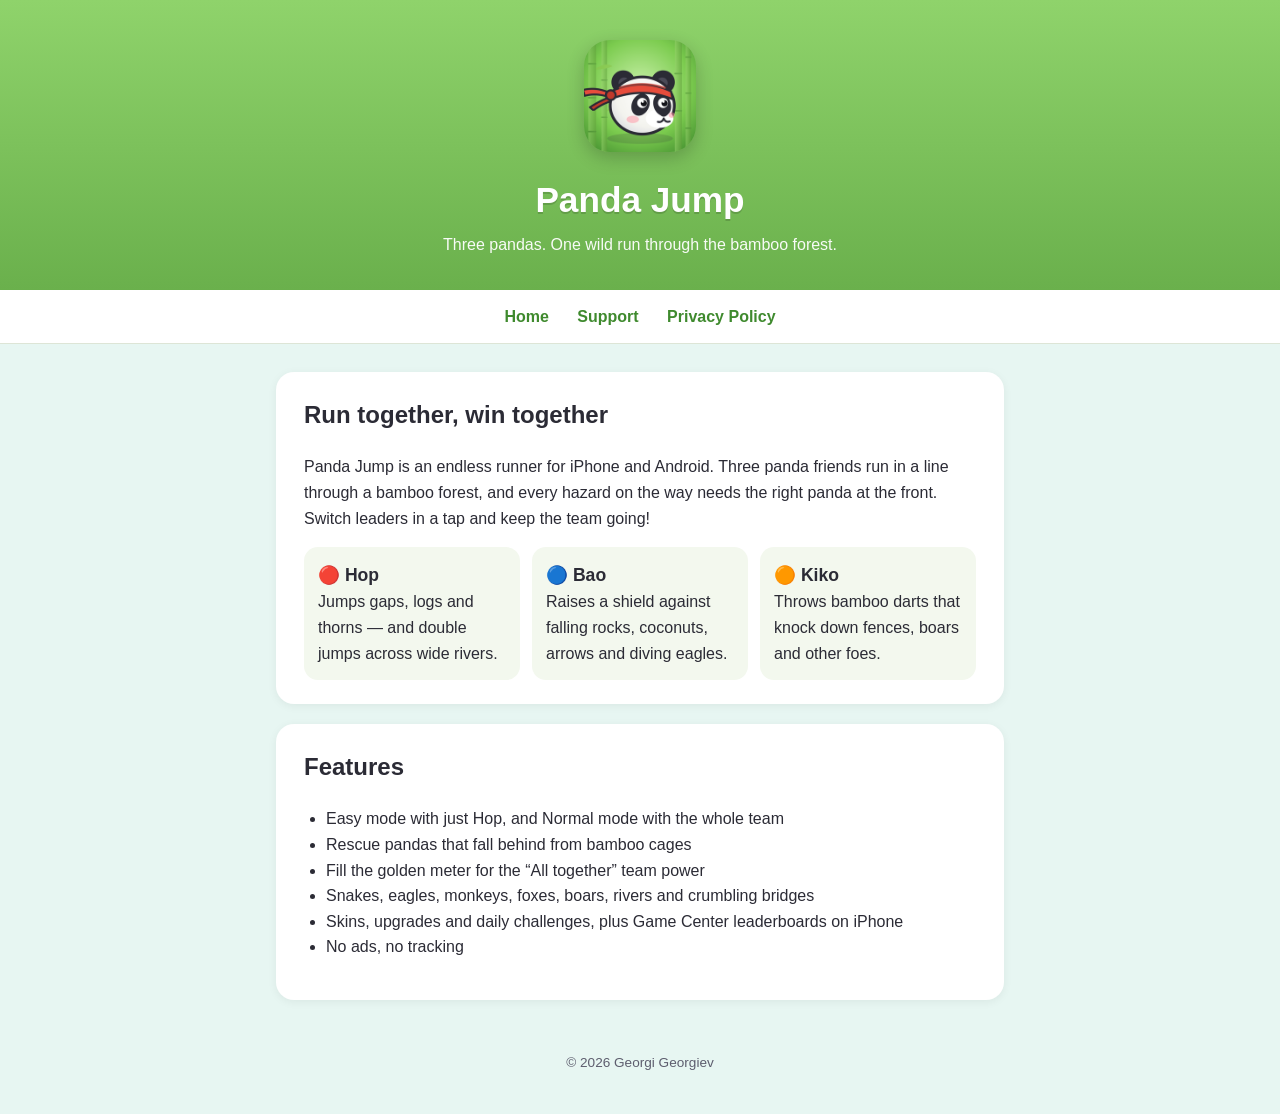
<file: index.html>
<!DOCTYPE html>
<html lang="en">
<head>
  <meta charset="utf-8">
  <meta name="viewport" content="width=device-width, initial-scale=1">
  <title>Panda Jump</title>
  <meta name="description" content="Panda Jump is an endless runner where three pandas work as a team: Hop jumps, Bao shields and Kiko throws bamboo darts.">
  <link rel="icon" href="img/favicon.png">
  <link rel="stylesheet" href="style.css">
</head>
<body>
  <header>
    <img src="img/icon.png" alt="Panda Jump icon">
    <h1>Panda Jump</h1>
    <p>Three pandas. One wild run through the bamboo forest.</p>
  </header>
  <nav>
    <a href="./">Home</a>
    <a href="support.html">Support</a>
    <a href="privacy.html">Privacy Policy</a>
  </nav>
  <main>
    <div class="card">
      <h2>Run together, win together</h2>
      <p>Panda Jump is an endless runner for iPhone and Android. Three panda friends run in a line through a bamboo forest,
        and every hazard on the way needs the right panda at the front. Switch leaders in a tap and keep the team going!</p>
      <div class="pandas">
        <div class="panda"><b>🔴 Hop</b>Jumps gaps, logs and thorns — and double jumps across wide rivers.</div>
        <div class="panda"><b>🔵 Bao</b>Raises a shield against falling rocks, coconuts, arrows and diving eagles.</div>
        <div class="panda"><b>🟠 Kiko</b>Throws bamboo darts that knock down fences, boars and other foes.</div>
      </div>
    </div>
    <div class="card">
      <h2>Features</h2>
      <ul>
        <li>Easy mode with just Hop, and Normal mode with the whole team</li>
        <li>Rescue pandas that fall behind from bamboo cages</li>
        <li>Fill the golden meter for the “All together” team power</li>
        <li>Snakes, eagles, monkeys, foxes, boars, rivers and crumbling bridges</li>
        <li>Skins, upgrades and daily challenges, plus Game Center leaderboards on iPhone</li>
        <li>No ads, no tracking</li>
      </ul>
    </div>
  </main>
  <footer>© 2026 Georgi Georgiev</footer>
</body>
</html>
</file>
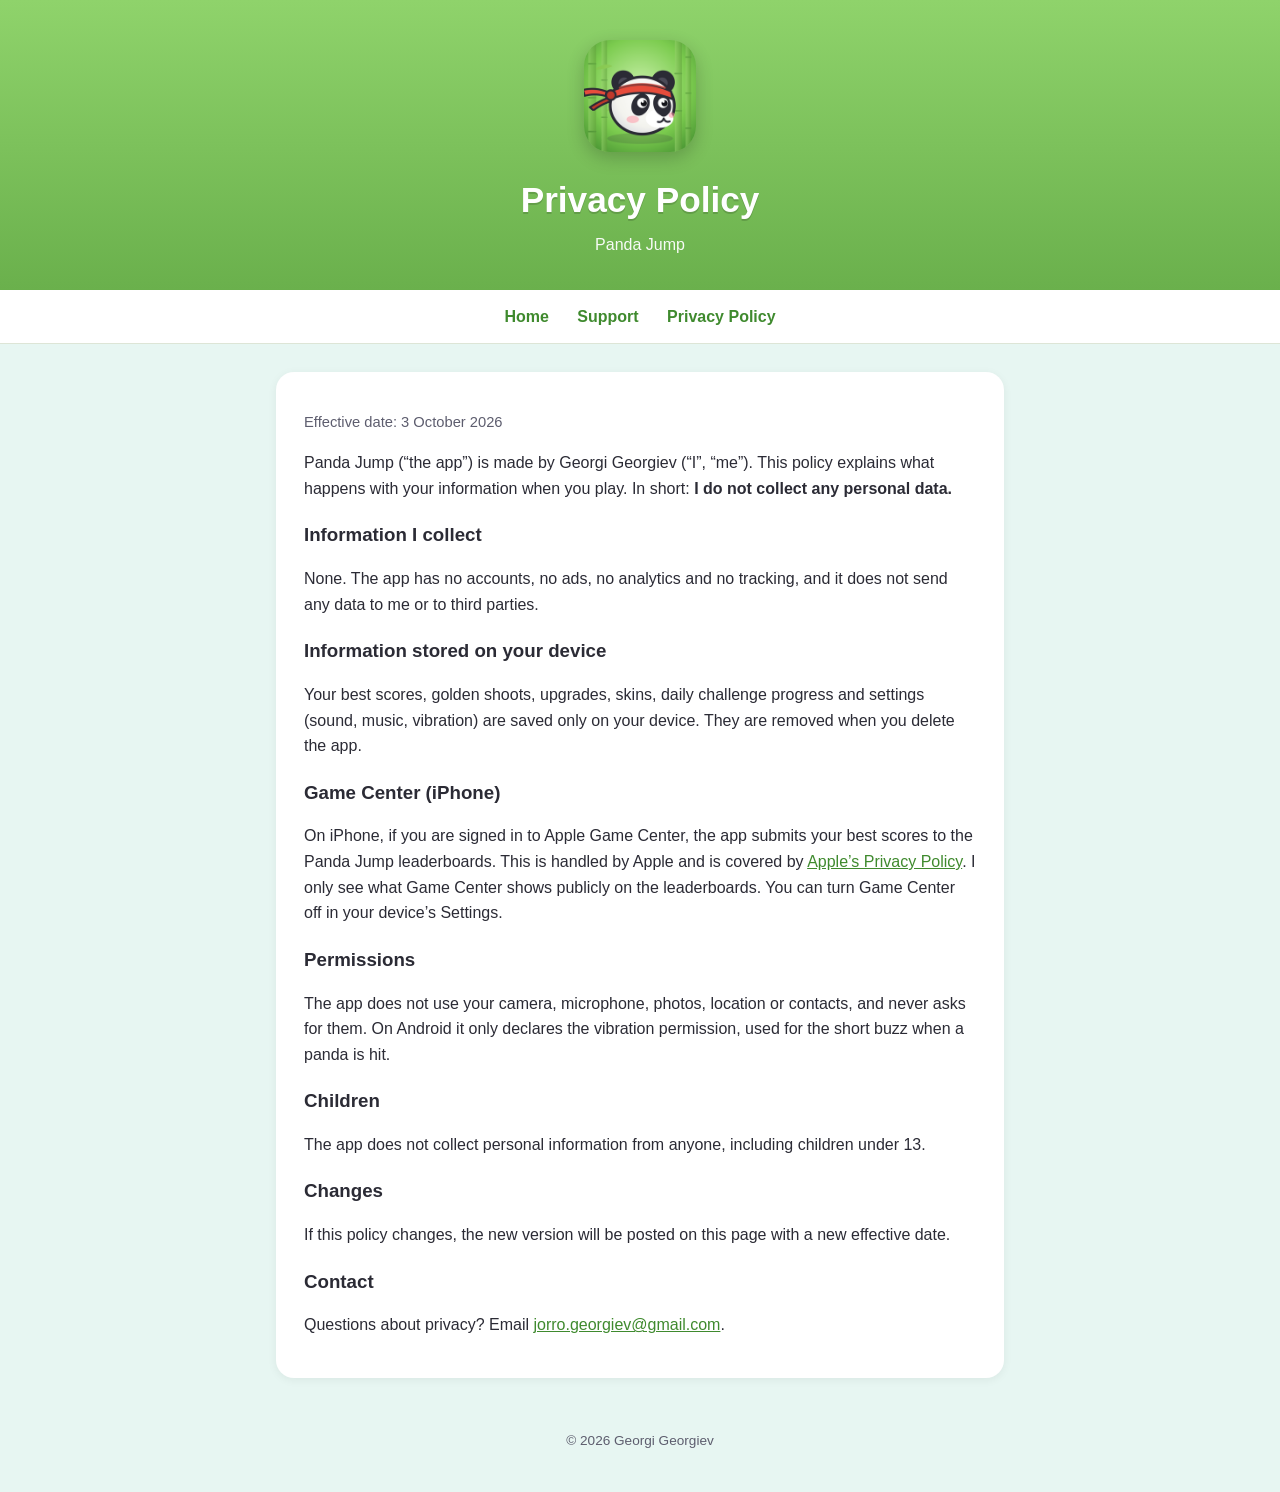
<file: privacy.html>
<!DOCTYPE html>
<html lang="en">
<head>
  <meta charset="utf-8">
  <meta name="viewport" content="width=device-width, initial-scale=1">
  <title>Panda Jump — Privacy Policy</title>
  <link rel="icon" href="img/favicon.png">
  <link rel="stylesheet" href="style.css">
</head>
<body>
  <header>
    <img src="img/icon.png" alt="Panda Jump icon">
    <h1>Privacy Policy</h1>
    <p>Panda Jump</p>
  </header>
  <nav>
    <a href="./">Home</a>
    <a href="support.html">Support</a>
    <a href="privacy.html">Privacy Policy</a>
  </nav>
  <main>
    <div class="card">
      <p class="muted">Effective date: 3 October 2026</p>
      <p>Panda Jump (“the app”) is made by Georgi Georgiev (“I”, “me”). This policy explains what happens with your
        information when you play. In short: <b>I do not collect any personal data.</b></p>

      <h3>Information I collect</h3>
      <p>None. The app has no accounts, no ads, no analytics and no tracking, and it does not send any data to me
        or to third parties.</p>

      <h3>Information stored on your device</h3>
      <p>Your best scores, golden shoots, upgrades, skins, daily challenge progress and settings (sound, music,
        vibration) are saved only on your device. They are removed when you delete the app.</p>

      <h3>Game Center (iPhone)</h3>
      <p>On iPhone, if you are signed in to Apple Game Center, the app submits your best scores to the Panda Jump leaderboards.
        This is handled by Apple and is covered by
        <a href="https://www.apple.com/legal/privacy/">Apple’s Privacy Policy</a>. I only see what Game Center shows
        publicly on the leaderboards. You can turn Game Center off in your device’s Settings.</p>

      <h3>Permissions</h3>
      <p>The app does not use your camera, microphone, photos, location or contacts, and never asks for them.
        On Android it only declares the vibration permission, used for the short buzz when a panda is hit.</p>

      <h3>Children</h3>
      <p>The app does not collect personal information from anyone, including children under 13.</p>

      <h3>Changes</h3>
      <p>If this policy changes, the new version will be posted on this page with a new effective date.</p>

      <h3>Contact</h3>
      <p>Questions about privacy? Email <a href="mailto:jorro.georgiev@gmail.com">jorro.georgiev@gmail.com</a>.</p>
    </div>
  </main>
  <footer>© 2026 Georgi Georgiev</footer>
</body>
</html>
</file>
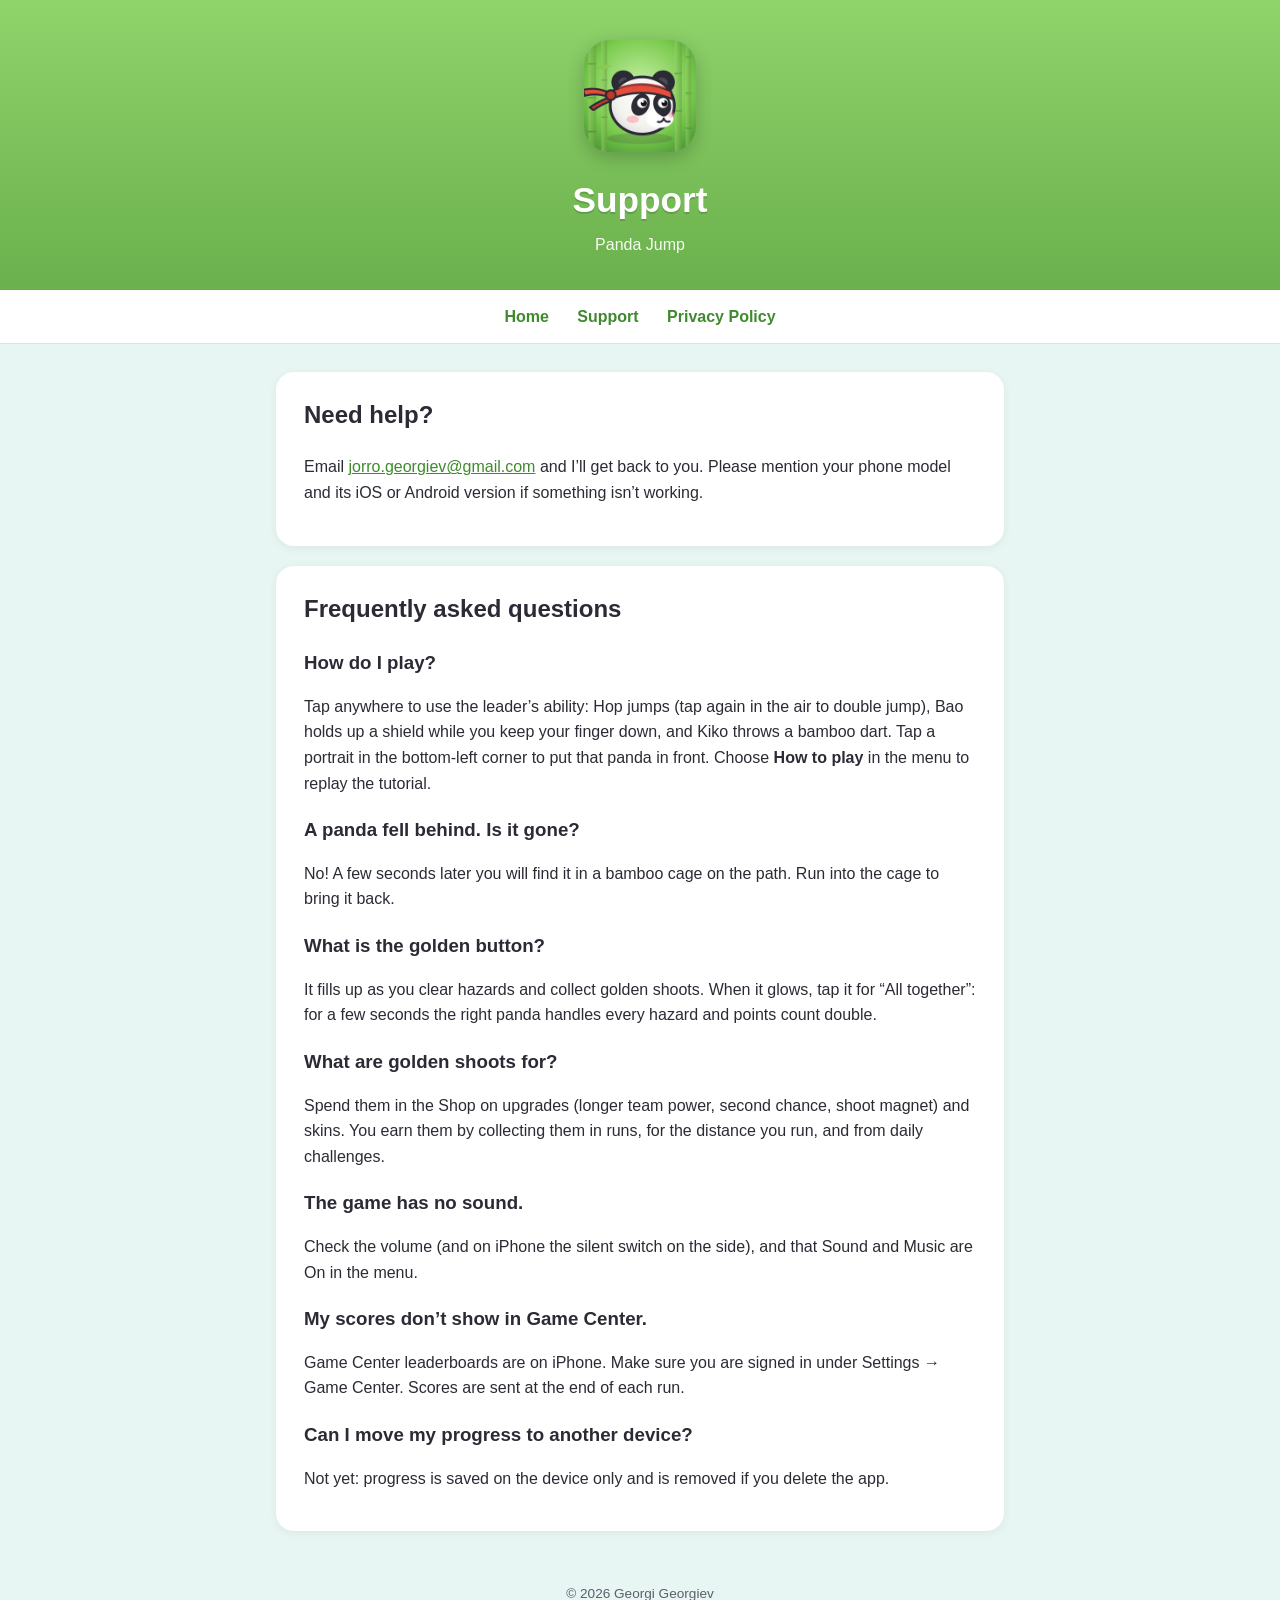
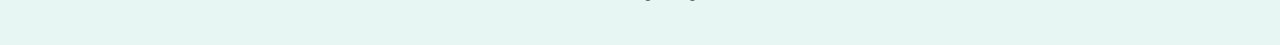
<file: support.html>
<!DOCTYPE html>
<html lang="en">
<head>
  <meta charset="utf-8">
  <meta name="viewport" content="width=device-width, initial-scale=1">
  <title>Panda Jump — Support</title>
  <link rel="icon" href="img/favicon.png">
  <link rel="stylesheet" href="style.css">
</head>
<body>
  <header>
    <img src="img/icon.png" alt="Panda Jump icon">
    <h1>Support</h1>
    <p>Panda Jump</p>
  </header>
  <nav>
    <a href="./">Home</a>
    <a href="support.html">Support</a>
    <a href="privacy.html">Privacy Policy</a>
  </nav>
  <main>
    <div class="card">
      <h2>Need help?</h2>
      <p>Email <a href="mailto:jorro.georgiev@gmail.com">jorro.georgiev@gmail.com</a> and I’ll get back to you.
        Please mention your phone model and its iOS or Android version if something isn’t working.</p>
    </div>
    <div class="card">
      <h2>Frequently asked questions</h2>

      <h3>How do I play?</h3>
      <p>Tap anywhere to use the leader’s ability: Hop jumps (tap again in the air to double jump), Bao holds up a
        shield while you keep your finger down, and Kiko throws a bamboo dart. Tap a portrait in the bottom-left
        corner to put that panda in front. Choose <b>How to play</b> in the menu to replay the tutorial.</p>

      <h3>A panda fell behind. Is it gone?</h3>
      <p>No! A few seconds later you will find it in a bamboo cage on the path. Run into the cage to bring it back.</p>

      <h3>What is the golden button?</h3>
      <p>It fills up as you clear hazards and collect golden shoots. When it glows, tap it for “All together”: for a
        few seconds the right panda handles every hazard and points count double.</p>

      <h3>What are golden shoots for?</h3>
      <p>Spend them in the Shop on upgrades (longer team power, second chance, shoot magnet) and skins. You earn them by
        collecting them in runs, for the distance you run, and from daily challenges.</p>

      <h3>The game has no sound.</h3>
      <p>Check the volume (and on iPhone the silent switch on the side), and that Sound and Music are On in the menu.</p>

      <h3>My scores don’t show in Game Center.</h3>
      <p>Game Center leaderboards are on iPhone. Make sure you are signed in under Settings → Game Center. Scores are sent at the end of each run.</p>

      <h3>Can I move my progress to another device?</h3>
      <p>Not yet: progress is saved on the device only and is removed if you delete the app.</p>
    </div>
  </main>
  <footer>© 2026 Georgi Georgiev</footer>
</body>
</html>
</file>
<file: style.css>
:root {
  --green: #6ab04c;
  --green-dark: #3f8a2e;
  --ink: #2b2b35;
  --muted: #5d5d6e;
  --paper: #ffffff;
  --sky: #e7f6f2;
  --gold: #ffd54f;
}
* { box-sizing: border-box; }
body {
  margin: 0;
  font-family: -apple-system, BlinkMacSystemFont, "Segoe UI", Roboto, Helvetica, Arial, sans-serif;
  color: var(--ink);
  background: var(--sky);
  line-height: 1.6;
}
header {
  background: linear-gradient(180deg, #8fd36b, var(--green));
  color: #fff;
  text-align: center;
  padding: 40px 16px 32px;
}
header img { width: 112px; height: 112px; border-radius: 26px; box-shadow: 0 6px 18px rgba(0,0,0,.2); }
header h1 { margin: 12px 0 4px; font-size: 2.2rem; text-shadow: 0 2px 0 rgba(0,0,0,.15); }
header p { margin: 0; opacity: .95; }
nav { text-align: center; padding: 14px 16px; background: var(--paper); border-bottom: 1px solid #dde5d6; }
nav a { color: var(--green-dark); font-weight: 600; margin: 0 12px; text-decoration: none; }
nav a:hover { text-decoration: underline; }
main { max-width: 760px; margin: 28px auto; padding: 0 16px; }
.card { background: var(--paper); border-radius: 18px; padding: 24px 28px; box-shadow: 0 2px 10px rgba(0,0,0,.06); margin-bottom: 20px; }
h2 { margin-top: 0; }
h3 { margin-bottom: 4px; }
ul { padding-left: 22px; }
a { color: var(--green-dark); }
.muted { color: var(--muted); font-size: .92rem; }
.pandas { display: grid; grid-template-columns: repeat(auto-fit, minmax(180px, 1fr)); gap: 12px; }
.panda { border-radius: 14px; padding: 14px; background: #f3f8ee; }
.panda b { display: block; font-size: 1.1rem; }
footer { text-align: center; color: var(--muted); font-size: .85rem; padding: 24px 16px 40px; }
</file>
